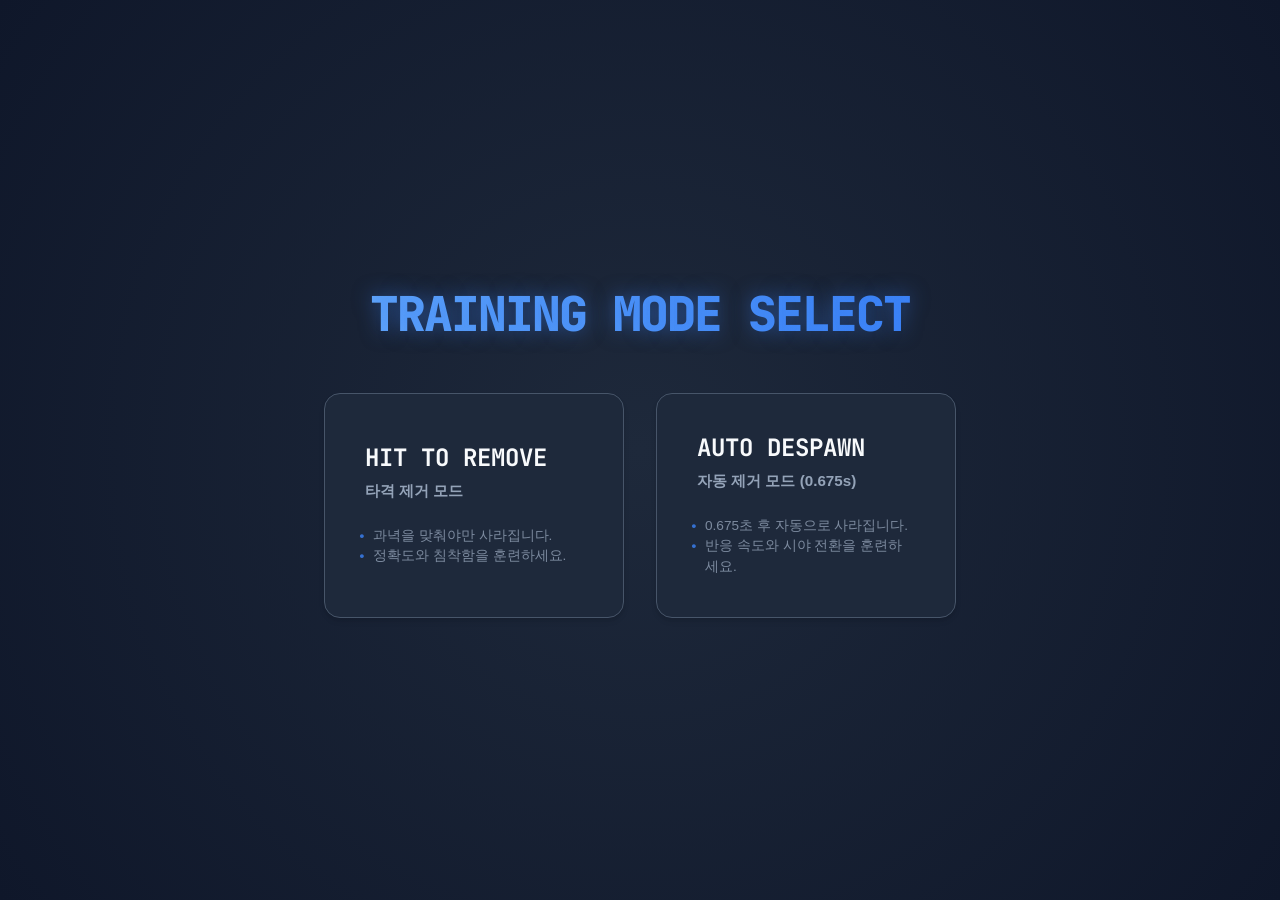
<file: Aimlabs/index.html>
<!DOCTYPE html>
<html lang="ko">
<head>
    <meta charset="UTF-8">
    <meta name="viewport" content="width=device-width, initial-scale=1.0">
    <title>Aim Pro Training</title>
    <link rel="preconnect" href="https://fonts.googleapis.com">
    <link rel="preconnect" href="https://fonts.gstatic.com" crossorigin>
    <link href="https://fonts.googleapis.com/css2?family=Inter:wght@400;600;800&family=JetBrains+Mono:wght@400;700&display=swap" rel="stylesheet">
    <link rel="stylesheet" href="style.css">
</head>
<body>
    <div id="app">
        <!-- Page 1: Main Mode Selection -->
        <section id="page-main-mode" class="page active">
            <h1 class="title">TRAINING MODE SELECT</h1>
            <div class="split-container">
                <button class="mode-card" data-mode="hit-to-remove" onclick="selectMainMode('hit-to-remove')">
                    <div class="content">
                        <h2>HIT TO REMOVE</h2>
                        <p>타격 제거 모드</p>
                        <div class="description">
                            <ul>
                                <li>과녁을 맞춰야만 사라집니다.</li>
                                <li>정확도와 침착함을 훈련하세요.</li>
                            </ul>
                        </div>
                    </div>
                    <div class="hover-bg"></div>
                </button>
                <button class="mode-card" data-mode="auto-despawn" onclick="selectMainMode('auto-despawn')">
                    <div class="content">
                        <h2>AUTO DESPAWN</h2>
                        <p>자동 제거 모드 (0.675s)</p>
                        <div class="description">
                            <ul>
                                <li>0.675초 후 자동으로 사라집니다.</li>
                                <li>반응 속도와 시야 전환을 훈련하세요.</li>
                            </ul>
                        </div>
                    </div>
                    <div class="hover-bg"></div>
                </button>
            </div>
        </section>

        <!-- Page 2: Sub Mode Selection -->
        <section id="page-sub-mode" class="page">
            <h1 class="title">TARGET BEHAVIOR</h1>
            <div class="tri-container">
                <button class="mode-card" onclick="selectSubMode('headshot')">
                    <div class="content">
                        <h2>HEADSHOT<br>ONLY</h2>
                        <p>헤드샷 전용</p>
                        <div class="desc-sm">머리 부위 정밀 타격 훈련</div>
                    </div>
                </button>
                <button class="mode-card" onclick="selectSubMode('random-weakpoint')">
                    <div class="content">
                        <h2>RANDOM<br>WEAKPOINT</h2>
                        <p>랜덤 취약 부위</p>
                        <div class="desc-sm">무작위 빨간 부위 식별 및 타격</div>
                    </div>
                </button>
                <button class="mode-card" onclick="selectSubMode('moving')">
                    <div class="content">
                        <h2>MOVING<br>SILHOUETTE</h2>
                        <p>움직이는 실루엣</p>
                        <div class="desc-sm">이동하는 타겟 트래킹 훈련</div>
                    </div>
                </button>
            </div>
            <button class="back-btn" onclick="goBack()">← BACK</button>
        </section>

        <!-- Page 3: Game -->
        <section id="page-game" class="page">
            <div id="game-ui">
                <div class="hud-top">
                    <div class="score-box">
                        <span class="label">SCORE</span>
                        <span id="score-display">0</span>
                    </div>
                    <div class="timer-box">
                        <span class="label">TIME</span>
                        <span id="time-display">01:30</span>
                    </div>
                </div>
            </div>
            <canvas id="game-canvas"></canvas>
            
            <div id="game-over-modal" class="modal hidden">
                <div class="modal-content">
                    <h2>SESSION COMPLETE</h2>
                    <div class="final-score">
                        <span>SCORE</span>
                        <h1 id="final-score-val">0</h1>
                    </div>
                    <div class="stats-grid">
                        <div class="stat">
                            <span class="label">Accuracy</span>
                            <span class="val" id="final-accuracy">0%</span>
                        </div>
                        <div class="stat">
                            <span class="label">Hits</span>
                            <span class="val" id="final-hits">0</span>
                        </div>
                        <div class="stat">
                            <span class="label">Misses</span>
                            <span class="val" id="final-misses">0</span>
                        </div>
                    </div>
                    <button class="primary-btn" onclick="restartGame()">RETRY SESSION</button>
                    <button class="secondary-btn" onclick="goHome()">MAIN MENU</button>
                </div>
            </div>
        </section>
    </div>
    <script src="script.js"></script>
</body>
</html>
</file>
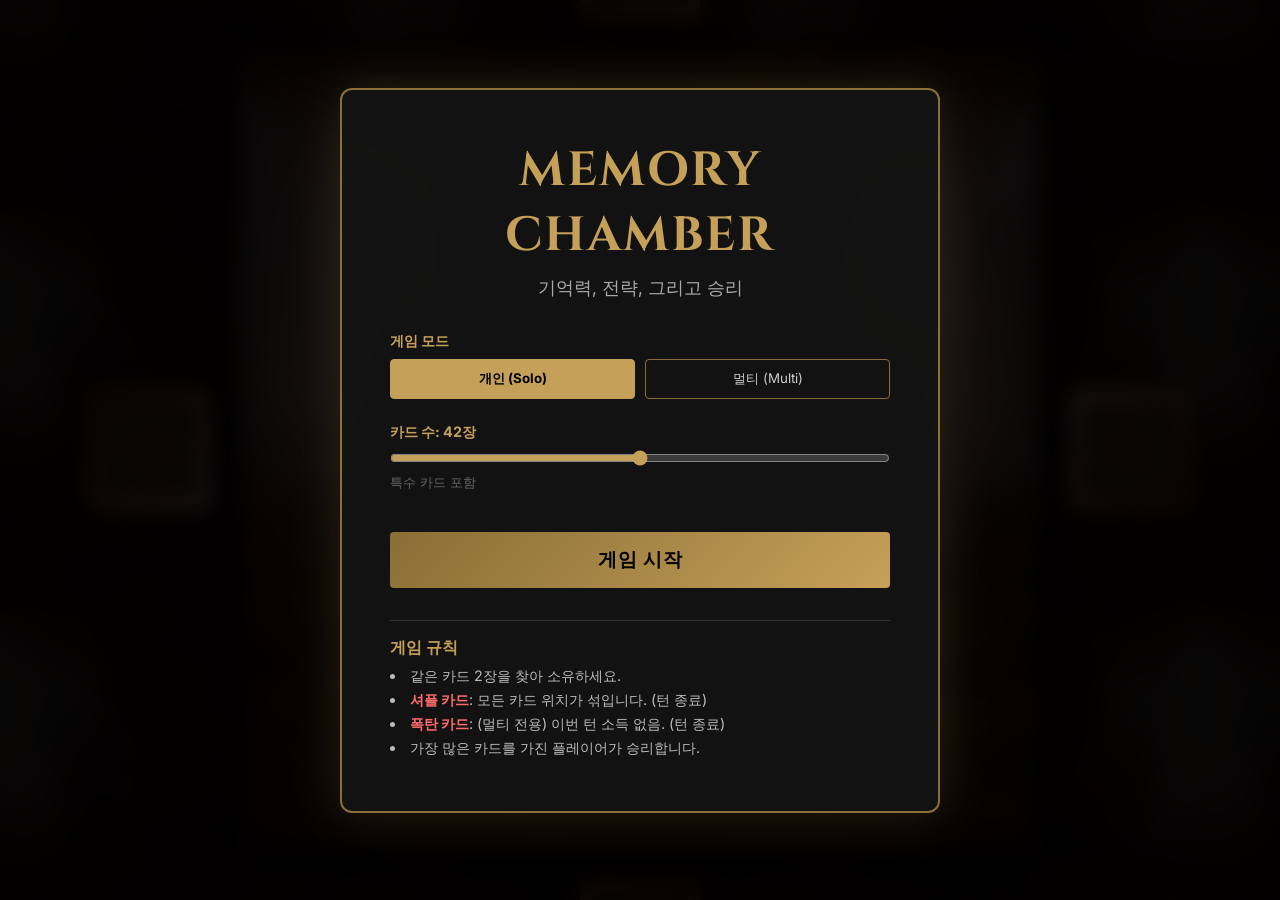
<file: Card Game/index.html>
<!DOCTYPE html>
<html lang="ko">

<head>
    <meta charset="UTF-8">
    <meta name="viewport" content="width=device-width, initial-scale=1.0">
    <title>Memory Chamber - The Royal Card Game</title>
    <meta name="description" content="A premium memory card game with high-stakes mechanics and multiplayer support.">
    <link rel="preconnect" href="https://fonts.googleapis.com">
    <link rel="preconnect" href="https://fonts.gstatic.com" crossorigin>
    <link href="https://fonts.googleapis.com/css2?family=Cinzel:wght@400;700&family=Inter:wght@300;400;500&display=swap"
        rel="stylesheet">
    <link rel="stylesheet" href="style.css">
    <!-- Favicon -->
    <link rel="icon"
        href="data:image/svg+xml,<svg xmlns=%22http://www.w3.org/2000/svg%22 viewBox=%220 0 100 100%22><text y=%22.9em%22 font-size=%2290%22>🃏</text></svg>">
</head>

<body>

    <!-- Loading Screen -->
    <div id="loading-screen">
        <div class="loader-content">
            <h1>Memory Chamber</h1>
            <p>테이블을 준비하는 중...</p>
            <div class="spinner"></div>
        </div>
    </div>

    <!-- Main Menu -->
    <div id="menu-overlay" class="overlay active">
        <div class="menu-container">
            <h1 class="game-title">Memory Chamber</h1>
            <p class="game-subtitle">기억력, 전략, 그리고 승리</p>

            <div class="menu-form">
                <div class="form-group">
                    <label>게임 모드</label>
                    <div class="mode-selector">
                        <button class="mode-btn active" data-mode="solo">개인 (Solo)</button>
                        <button class="mode-btn" data-mode="multi">멀티 (Multi)</button>
                    </div>
                </div>

                <div class="form-group hidden" id="player-count-group">
                    <label>플레이어 수</label>
                    <div class="player-selector">
                        <button class="player-btn active" data-count="2">2인</button>
                        <button class="player-btn" data-count="3">3인</button>
                        <button class="player-btn" data-count="4">4인</button>
                    </div>
                </div>

                <div class="form-group">
                    <label>카드 수: <span id="card-count-display">42</span>장</label>
                    <input type="range" id="card-count-slider" min="22" max="62" step="4" value="42">
                    <p class="small-text">특수 카드 포함</p>
                </div>

                <button id="start-btn" class="primary-btn">게임 시작</button>
            </div>

            <div class="how-to-play">
                <h3>게임 규칙</h3>
                <ul>
                    <li>같은 카드 2장을 찾아 소유하세요.</li>
                    <li><span class="highlight">셔플 카드</span>: 모든 카드 위치가 섞입니다. (턴 종료)</li>
                    <li><span class="highlight">폭탄 카드</span>: (멀티 전용) 이번 턴 소득 없음. (턴 종료)</li>
                    <li>가장 많은 카드를 가진 플레이어가 승리합니다.</li>
                </ul>
            </div>
        </div>
    </div>

    <!-- Game Environment (3D) -->
    <div id="game-wrapper">
        <div id="room">
            <!-- Floor -->
            <div id="floor"></div>

            <!-- Chairs -->
            <div class="chair chair-bottom"></div>
            <div class="chair chair-top"></div>
            <div class="chair chair-left"></div>
            <div class="chair chair-right"></div>

            <!-- Table -->
            <div id="table">
                <div class="table-surface"></div>
                <div id="card-grid">
                    <!-- Cards will be injected here JS -->
                </div>
            </div>
        </div>
    </div>

    <!-- HUD Layer -->
    <div id="ui-layer" class="hidden">
        <div class="turn-indicator">
            <h2 id="current-turn-label">Player 1의 턴</h2>
        </div>

        <div class="score-board" id="score-board">
            <!-- Scores injected by JS -->
            <!-- e.g. <div class="player-score p1 active">P1: 5</div> -->
        </div>

        <button id="menu-btn" class="icon-btn" title="메뉴로 돌아가기">🏠</button>
    </div>

    <!-- Interaction Blockers / VFX -->
    <div id="shuffle-overlay" class="vfx-overlay hidden">
        <div class="vfx-text">SHUFFLE</div>
    </div>
    <div id="bomb-overlay" class="vfx-overlay hidden">
        <div class="vfx-text">BOMB!</div>
    </div>

    <!-- Game Over Screen -->
    <div id="game-over-screen" class="overlay hidden">
        <div class="result-container">
            <h1 class="result-title">게임 종료</h1>
            <div id="winner-display" class="winner-display">
                <!-- Winner Info -->
            </div>
            <div id="final-scores" class="final-scores">
                <!-- Scores -->
            </div>
            <button id="restart-btn" class="primary-btn">메인 메뉴로</button>
        </div>
    </div>

    <script src="script.js"></script>
</body>

</html>
</file>
<file: Aimlabs/style.css>
/* Global Review & Reset */
:root {
    --bg-color: #0f172a;
    --accent-color: #3b82f6;
    --text-primary: #f8fafc;
    --text-secondary: #94a3b8;
    --card-bg: #1e293b;
    --card-hover: #334155;
    --border-color: #475569;
}

* {
    margin: 0;
    padding: 0;
    box-sizing: border-box;
}

html,
body {
    width: 100%;
    height: 100%;
    overflow: hidden;
    background-color: var(--bg-color);
    color: var(--text-primary);
    font-family: 'Inter', sans-serif;
    user-select: none;
    /* Prevent text selection during gameplay */
}

/* App Container */
#app {
    width: 100%;
    height: 100%;
    position: relative;
}

/* Page Transitions */
.page {
    display: none;
    width: 100%;
    height: 100%;
    position: absolute;
    top: 0;
    left: 0;
    flex-direction: column;
    align-items: center;
    justify-content: center;
    background: radial-gradient(circle at center, #1e293b 0%, #0f172a 100%);
    opacity: 0;
    transition: opacity 0.3s ease;
}

.page.active {
    display: flex;
    opacity: 1;
    z-index: 10;
}

/* Typography */
.title {
    font-family: 'JetBrains Mono', monospace;
    font-size: 3rem;
    font-weight: 800;
    letter-spacing: -2px;
    margin-bottom: 3rem;
    background: linear-gradient(to right, #60a5fa, #3b82f6);
    -webkit-background-clip: text;
    background-clip: text;
    color: transparent;
    text-shadow: 0 0 20px rgba(59, 130, 246, 0.5);
}

/* Cards & Grid */
.split-container,
.tri-container {
    display: flex;
    gap: 2rem;
    padding: 0 2rem;
}

.mode-card {
    position: relative;
    background: var(--card-bg);
    border: 1px solid var(--border-color);
    border-radius: 1rem;
    padding: 2.5rem;
    width: 300px;
    text-align: left;
    cursor: pointer;
    transition: all 0.2s cubic-bezier(0.4, 0, 0.2, 1);
    overflow: hidden;
    box-shadow: 0 4px 6px -1px rgba(0, 0, 0, 0.1), 0 2px 4px -1px rgba(0, 0, 0, 0.06);
}

.mode-card:hover {
    transform: translateY(-5px);
    border-color: var(--accent-color);
    box-shadow: 0 20px 25px -5px rgba(0, 0, 0, 0.1), 0 10px 10px -5px rgba(0, 0, 0, 0.04);
}

.mode-card h2 {
    font-family: 'JetBrains Mono', monospace;
    font-size: 1.5rem;
    font-weight: 700;
    color: var(--text-primary);
    margin-bottom: 0.5rem;
    line-height: 1.2;
}

.mode-card p {
    color: var(--text-secondary);
    font-size: 0.95rem;
    margin-bottom: 1.5rem;
    font-weight: 600;
}

.mode-card .description,
.mode-card .desc-sm {
    font-size: 0.85rem;
    color: var(--text-secondary);
    opacity: 0.8;
    line-height: 1.5;
}

.mode-card ul {
    list-style-type: none;
    padding-left: 0.5rem;
}

.mode-card li::before {
    content: "•";
    color: var(--accent-color);
    font-weight: bold;
    display: inline-block;
    width: 1em;
    margin-left: -1em;
}

/* Hover Effect Background */
.hover-bg {
    position: absolute;
    top: 0;
    left: 0;
    width: 100%;
    height: 100%;
    background: radial-gradient(circle at center, rgba(59, 130, 246, 0.1) 0%, transparent 70%);
    opacity: 0;
    transition: opacity 0.3s ease;
    pointer-events: none;
}

.mode-card:hover .hover-bg {
    opacity: 1;
}

/* Back Button */
.back-btn {
    margin-top: 3rem;
    background: transparent;
    border: none;
    color: var(--text-secondary);
    font-family: 'JetBrains Mono', monospace;
    font-size: 1rem;
    cursor: pointer;
    transition: color 0.2s;
}

.back-btn:hover {
    color: var(--text-primary);
}

/* Game Page & Canvas */
#page-game {
    cursor: crosshair;
    /* Important for gameplay feel */
    background: #ffffff;
}

/* User Request: White background for Game Page -> Need dark text for HUD */
#page-game #score-display,
#page-game #time-display {
    color: #0f172a;
    /* Dark text */
    text-shadow: none;
}

#page-game .hud-top .label {
    color: #475569;
    /* Darker label */
}

canvas {
    display: block;
    width: 100%;
    height: 100%;
}

/* HUD */
#game-ui {
    position: absolute;
    top: 0;
    left: 0;
    width: 100%;
    height: 100%;
    pointer-events: none;
    /* Let clicks pass through to canvas */
    z-index: 20;
}

.hud-top {
    display: flex;
    justify-content: space-between;
    padding: 2rem 3rem;
}

.score-box,
.timer-box {
    display: flex;
    flex-direction: column;
    align-items: center;
}

.score-box .label,
.timer-box .label {
    font-family: 'JetBrains Mono', monospace;
    font-size: 0.8rem;
    color: var(--text-secondary);
    letter-spacing: 1px;
}

#score-display,
#time-display {
    font-family: 'JetBrains Mono', monospace;
    font-size: 2.5rem;
    font-weight: 700;
    color: var(--text-primary);
    text-shadow: 0 2px 4px rgba(0, 0, 0, 0.5);
}

/* Modal */
.modal {
    position: absolute;
    top: 0;
    left: 0;
    width: 100%;
    height: 100%;
    background: rgba(15, 23, 42, 0.9);
    backdrop-filter: blur(8px);
    display: flex;
    align-items: center;
    justify-content: center;
    z-index: 50;
    opacity: 1;
    transition: opacity 0.3s ease;
}

.modal.hidden {
    opacity: 0;
    pointer-events: none;
}

.modal-content {
    background: var(--card-bg);
    padding: 3rem;
    border-radius: 1.5rem;
    border: 1px solid var(--border-color);
    text-align: center;
    box-shadow: 0 25px 50px -12px rgba(0, 0, 0, 0.5);
    min-width: 400px;
}

.modal-content h2 {
    font-family: 'JetBrains Mono', monospace;
    color: var(--text-secondary);
    font-size: 1rem;
    letter-spacing: 2px;
    margin-bottom: 2rem;
}

.final-score {
    margin-bottom: 3rem;
}

.final-score span {
    display: block;
    font-size: 0.9rem;
    color: var(--accent-color);
    margin-bottom: 0.5rem;
    font-weight: 600;
}

.final-score h1 {
    font-family: 'JetBrains Mono', monospace;
    font-size: 5rem;
    line-height: 1;
    font-weight: 800;
}

.stats-grid {
    display: grid;
    grid-template-columns: 1fr 1fr 1fr;
    gap: 1.5rem;
    margin-bottom: 3rem;
    padding-top: 2rem;
    border-top: 1px solid var(--border-color);
}

.stat {
    display: flex;
    flex-direction: column;
    gap: 0.5rem;
}

.stat .label {
    font-size: 0.8rem;
    color: var(--text-secondary);
}

.stat .val {
    font-family: 'JetBrains Mono', monospace;
    font-size: 1.5rem;
    font-weight: 700;
}

/* Buttons */
button {
    cursor: pointer;
}

.primary-btn,
.secondary-btn {
    display: block;
    width: 100%;
    padding: 1rem;
    border-radius: 0.5rem;
    font-family: 'Inter', sans-serif;
    font-weight: 600;
    transition: all 0.2s;
    margin-bottom: 1rem;
}

.primary-btn {
    background: var(--accent-color);
    color: white;
    border: none;
}

.primary-btn:hover {
    background: #2563eb;
    transform: translateY(-2px);
    box-shadow: 0 4px 12px rgba(59, 130, 246, 0.3);
}

.secondary-btn {
    background: transparent;
    color: var(--text-secondary);
    border: 1px solid var(--border-color);
}

.secondary-btn:hover {
    border-color: var(--text-primary);
    color: var(--text-primary);
}
</file>
<file: Card Game/style.css>
/* Global Reset & Fonts */
:root {
    --bg-color: #1a1a1a;
    --primary-gold: #c5a059;
    --primary-gold-dim: #8a6e36;
    --text-color: #f0f0f0;
    --card-width: 80px;
    --card-height: 112px;
    --table-size: 800px;
    /* Square table */
    --wood-texture: url('assets/wood.png');
    --card-back: url('assets/card_back.png');
    --perspective: 1200px;
}

* {
    margin: 0;
    padding: 0;
    box-sizing: border-box;
    /* Custom cursor attempt - fallbacks to standard pointer */
    cursor: url('data:image/svg+xml;utf8,<svg xmlns="http://www.w3.org/2000/svg" width="32" height="32" viewBox="0 0 24 24" style="fill:white;stroke:black;stroke-width:1px;"><path d="M9,2 L9,7 L7,7 L7,13 L3,13 L3,18 L19,18 L19,13 L15,13 L15,7 L13,7 L13,2 L9,2 Z" transform="rotate(-45 12 12)"/></svg>') 10 10, pointer;
}

/* Better SVG for hand cursor that looks like a pointing finger */
body {
    background-color: #050505;
    font-family: 'Inter', sans-serif;
    color: var(--text-color);
    overflow: hidden;
    height: 100vh;
    width: 100vw;
    /* Force cursor on body */
    cursor: pointer;
}

h1,
h2,
h3 {
    font-family: 'Cinzel', serif;
    font-weight: 700;
    color: var(--primary-gold);
}

/* UI Overlay & Menu */
.overlay {
    position: absolute;
    top: 0;
    left: 0;
    width: 100%;
    height: 100%;
    background: rgba(0, 0, 0, 0.85);
    backdrop-filter: blur(10px);
    display: flex;
    justify-content: center;
    align-items: center;
    z-index: 1000;
    opacity: 0;
    pointer-events: none;
    transition: opacity 0.5s ease;
}

.overlay.active {
    opacity: 1;
    pointer-events: all;
}

.menu-container,
.result-container {
    background: rgba(20, 20, 20, 0.9);
    border: 2px solid var(--primary-gold-dim);
    padding: 3rem;
    border-radius: 12px;
    text-align: center;
    box-shadow: 0 0 50px rgba(197, 160, 89, 0.2);
    max-width: 600px;
    width: 90%;
}

.game-title {
    font-size: 3rem;
    margin-bottom: 0.5rem;
    text-transform: uppercase;
    letter-spacing: 2px;
}

.game-subtitle {
    color: #aaa;
    margin-bottom: 2rem;
    font-size: 1.1rem;
}

.form-group {
    margin-bottom: 1.5rem;
    text-align: left;
}

.form-group label {
    display: block;
    margin-bottom: 0.5rem;
    color: var(--primary-gold);
    font-size: 0.9rem;
    font-weight: bold;
}

.mode-selector,
.player-selector {
    display: flex;
    gap: 10px;
}

button {
    background: transparent;
    border: 1px solid var(--primary-gold-dim);
    color: #ccc;
    padding: 10px 20px;
    border-radius: 4px;
    font-family: 'Inter', sans-serif;
    transition: all 0.3s ease;
    flex: 1;
}

button:hover {
    border-color: var(--primary-gold);
    color: white;
    box-shadow: 0 0 10px rgba(197, 160, 89, 0.2);
}

button.active {
    background: var(--primary-gold);
    color: black;
    border-color: var(--primary-gold);
    font-weight: bold;
}

input[type=range] {
    width: 100%;
    accent-color: var(--primary-gold);
    background: transparent;
}

.primary-btn {
    width: 100%;
    padding: 15px;
    background: linear-gradient(135deg, var(--primary-gold-dim), var(--primary-gold));
    color: black;
    font-weight: bold;
    font-size: 1.2rem;
    border: none;
    margin-top: 1rem;
    text-transform: uppercase;
    letter-spacing: 1px;
}

.primary-btn:hover {
    transform: translateY(-2px);
    box-shadow: 0 5px 20px rgba(197, 160, 89, 0.4);
}

.hidden {
    display: none !important;
}

.small-text {
    font-size: 0.8rem;
    color: #666;
    margin-top: 5px;
}

.how-to-play {
    margin-top: 2rem;
    border-top: 1px solid #333;
    padding-top: 1rem;
    text-align: left;
}

.how-to-play h3 {
    font-size: 1rem;
    margin-bottom: 0.5rem;
}

.how-to-play li {
    font-size: 0.9rem;
    color: #bbb;
    margin-bottom: 5px;
    list-style-position: inside;
}

.highlight {
    color: #ff6b6b;
    font-weight: bold;
}

/* Game Environment (3D) */
#game-wrapper {
    width: 100vw;
    height: 100vh;
    overflow: hidden;
    perspective: var(--perspective);
    background: #050505;
    display: flex;
    justify-content: center;
    align-items: center;
}

#room {
    width: var(--table-size);
    height: var(--table-size);
    position: relative;
    transform-style: preserve-3d;
    transition: transform 1.5s cubic-bezier(0.4, 0, 0.2, 1);
}

/* Floor */
#floor {
    position: absolute;
    top: -50%;
    left: -50%;
    width: 200%;
    height: 200%;
    background-image: var(--wood-texture);
    background-size: 500px;
    transform: translateZ(-300px);
    /* Lower than table */
    filter: brightness(0.3);
    pointer-events: none;
}

/* Table */
#table {
    position: absolute;
    width: 100%;
    height: 100%;
    transform-style: preserve-3d;
}

.table-surface {
    position: absolute;
    width: 100%;
    height: 100%;
    background-image: var(--wood-texture);
    background-size: 800px;
    /* Different scale */
    border-radius: 20px;
    box-shadow:
        inset 0 0 100px rgba(0, 0, 0, 0.8),
        0 20px 50px rgba(0, 0, 0, 0.8);
    /* Reflective Shine overlay */
}

.table-surface::after {
    content: '';
    position: absolute;
    top: 0;
    left: 0;
    right: 0;
    bottom: 0;
    background: radial-gradient(circle at center, rgba(255, 255, 255, 0.05) 0%, rgba(0, 0, 0, 0.4) 80%);
    border-radius: 20px;
    pointer-events: none;
}

/* Card Grid */
#card-grid {
    position: absolute;
    top: 10%;
    left: 10%;
    width: 80%;
    height: 80%;
    display: grid;
    grid-template-columns: repeat(auto-fit, minmax(var(--card-width), 1fr));
    gap: 10px;
    justify-items: center;
    align-items: center;
    transform-style: preserve-3d;
    transform: translateZ(5px);
    /* Slightly above table */
}

/* Card Style */
.card {
    width: var(--card-width);
    height: var(--card-height);
    position: relative;
    transform-style: preserve-3d;
    transform: rotateY(180deg);
    /* Start face down (back visible) -> Logic: Face Down = 180? No, usually Back is 180.
    Let's say: 
    Front (Content): 0deg
    Back (Cover): 180deg
    Start state: Show Back. So rotateY(180deg).
    To reveal: rotateY(0deg).
    
    Wait, standard is:
    .face { backface-visibility: hidden; }
    .front { transform: rotateY(0deg); }
    .back { transform: rotateY(180deg); }
    
    If I want to show Back initally:
    Container transform: rotateY(180deg).
    Reveal: rotateY(0deg).
    */
    transition: transform 0.6s cubic-bezier(0.175, 0.885, 0.32, 1.275);
    cursor: pointer;
    border-radius: 6px;
    box-shadow: 0 2px 10px rgba(0, 0, 0, 0.3);
}

.card:hover {
    transform: rotateZ(calc(var(--table-rotation, 0deg) * -1)) rotateY(180deg) translateY(-10px);
    /* Hover effect when face down */
    box-shadow: 0 15px 30px rgba(0, 0, 0, 0.4);
}

.card.flipped:hover {
    transform: rotateZ(calc(var(--table-rotation, 0deg) * -1)) rotateY(0deg) translateY(0);
    /* No hover move if flipped */
}

.card.flipped {
    transform: rotateY(0deg);
}

.card.matched {
    transform: rotateZ(calc(var(--table-rotation, 0deg) * -1)) rotateY(0deg) scale(0.9);
    opacity: 0.5;
    pointer-events: none;
    box-shadow: 0 0 15px var(--primary-gold);
}

.card-face {
    position: absolute;
    width: 100%;
    height: 100%;
    backface-visibility: hidden;
    border-radius: 6px;
    display: flex;
    justify-content: center;
    align-items: center;
    font-size: 2rem;
    background: white;
    border: 2px solid #ddd;
}

.card-front {
    transform: rotateY(0deg);
    /* Content */
    background: #fffafa;
    color: #333;
}

.card-back {
    transform: rotateY(180deg);
    /* Cover */
    background-image: var(--card-back);
    background-size: cover;
    background-position: center;
    border: 1px solid #111;
}

/* UI Layer */
#ui-layer {
    position: absolute;
    top: 0;
    left: 0;
    width: 100%;
    height: 100%;
    pointer-events: none;
    display: flex;
    flex-direction: column;
    justify-content: space-between;
    padding: 20px;
}

.turn-indicator {
    text-align: center;
    padding-top: 20px;
}

#current-turn-label {
    background: rgba(0, 0, 0, 0.6);
    padding: 10px 30px;
    border-radius: 50px;
    border: 1px solid var(--primary-gold);
    color: var(--primary-gold);
    display: inline-block;
    backdrop-filter: blur(5px);
}

.score-board {
    position: absolute;
    bottom: 20px;
    left: 50%;
    transform: translateX(-50%);
    display: flex;
    gap: 20px;
}

.player-score {
    background: rgba(0, 0, 0, 0.6);
    padding: 10px 20px;
    border-radius: 8px;
    color: #aaa;
    border: 1px solid transparent;
    min-width: 100px;
    text-align: center;
    transition: all 0.3s;
}

.player-score.active {
    color: var(--primary-gold);
    border-color: var(--primary-gold);
    transform: scale(1.1);
    background: rgba(0, 0, 0, 0.9);
    box-shadow: 0 0 15px rgba(197, 160, 89, 0.3);
}

#menu-btn {
    position: absolute;
    top: 20px;
    right: 20px;
    pointer-events: auto;
    font-size: 1.5rem;
    padding: 10px;
    background: rgba(0, 0, 0, 0.5);
    border: none;
    cursor: pointer;
    border-radius: 50%;
}

/* VFX Overlays */
.vfx-overlay {
    position: absolute;
    top: 0;
    left: 0;
    width: 100%;
    height: 100%;
    background: rgba(0, 0, 0, 0.7);
    z-index: 500;
    display: flex;
    justify-content: center;
    align-items: center;
    animation: fadeInOut 2s ease forwards;
    pointer-events: none;
}

.vfx-text {
    font-family: 'Cinzel', serif;
    font-size: 5rem;
    color: #ff4757;
    text-shadow: 0 0 20px rgba(255, 71, 87, 0.8);
    transform: scale(0);
    animation: popText 0.5s cubic-bezier(0.175, 0.885, 0.32, 1.275) forwards;
}

#shuffle-overlay .vfx-text {
    color: #5352ed;
    text-shadow: 0 0 20px rgba(83, 82, 237, 0.8);
}

@keyframes fadeInOut {
    0% {
        opacity: 0;
    }

    10% {
        opacity: 1;
    }

    80% {
        opacity: 1;
    }

    100% {
        opacity: 0;
        visibility: hidden;
    }

    /* Ensure it hides */
}

@keyframes popText {
    0% {
        transform: scale(0);
    }

    80% {
        transform: scale(1.2);
    }

    100% {
        transform: scale(1);
    }
}

/* Loading */
#loading-screen {
    position: fixed;
    top: 0;
    left: 0;
    width: 100%;
    height: 100%;
    background: #000;
    z-index: 2000;
    color: var(--primary-gold);
    display: flex;
    justify-content: center;
    align-items: center;
}

.loader-content {
    text-align: center;
}

.spinner {
    margin: 20px auto;
    width: 40px;
    height: 40px;
    border: 3px solid rgba(197, 160, 89, 0.3);
    border-radius: 50%;
    border-top-color: var(--primary-gold);
    animation: spin 1s ease-in-out infinite;
}

@keyframes spin {
    to {
        transform: rotate(360deg);
    }
}

/* Chairs */
.chair {
    position: absolute;
    width: 120px;
    height: 120px;
    background-image: var(--wood-texture);
    border-radius: 10px;
    box-shadow: 0 10px 30px rgba(0, 0, 0, 0.6);
    transform-style: preserve-3d;
}

.chair::after {
    content: '';
    position: absolute;
    top: 10%;
    left: 10%;
    width: 80%;
    height: 80%;
    background: #3e2723;
    /* Cushion */
    border-radius: 5px;
    box-shadow: inset 0 0 20px rgba(0, 0, 0, 0.8);
}

/* Positioning Chairs relative to 800x800 Room */
/* Room is centered. 0,0 is top-left of room? No, Room is relative. */
/* Let's center them. */
.chair-bottom {
    bottom: -150px;
    left: 50%;
    transform: translateX(-50%);
}

.chair-top {
    top: -150px;
    left: 50%;
    transform: translateX(-50%) rotateZ(180deg);
}

.chair-left {
    left: -150px;
    top: 50%;
    transform: translateY(-50%) rotateZ(-90deg);
}

.chair-right {
    right: -150px;
    top: 50%;
    transform: translateY(-50%) rotateZ(90deg);
}

/* --- Perspective Fix Overrides - REVERTED for Fixed Camera --- */
.card {
    transform: rotateY(180deg);
}

.card:hover {
    transform: rotateY(180deg) translateY(-10px);
}

.card.flipped {
    transform: rotateY(0deg);
}

.card.flipped:hover {
    transform: rotateY(0deg);
}

.card.matched {
    transform: rotateY(0deg) scale(0.9);
}


/* Special Card Removal */
.card.removed {
    opacity: 0;
    pointer-events: none;
    transform: scale(0);
}


/* v3 Update: Fixed Camera & Active Player */
.player-score.active {
    font-size: 1.2rem;
    color: #ffd700;
    /* Gold */
    background: rgba(197, 160, 89, 0.2);
    box-shadow: 0 0 20px rgba(255, 215, 0, 0.5);
    /* Strong Glow */
    border: 2px solid #ffd700;
    transform: scale(1.15) translateY(-5px);
    z-index: 10;
}

@keyframes spinClockwise {
    0% {
        transform: translate(var(--gather-x, 0px), var(--gather-y, 0px)) rotateY(180deg) rotateZ(0deg) scale(1);
    }

    50% {
        transform: translate(var(--gather-x, 0px), var(--gather-y, 0px)) rotateY(180deg) rotateZ(180deg) scale(1.1);
    }

    100% {
        transform: translate(var(--gather-x, 0px), var(--gather-y, 0px)) rotateY(180deg) rotateZ(360deg) scale(1);
    }
}

@keyframes spinCounterClockwise {
    0% {
        transform: translate(var(--gather-x, 0px), var(--gather-y, 0px)) rotateY(180deg) rotateZ(0deg) scale(1);
    }

    50% {
        transform: translate(var(--gather-x, 0px), var(--gather-y, 0px)) rotateY(180deg) rotateZ(-180deg) scale(1.1);
    }

    100% {
        transform: translate(var(--gather-x, 0px), var(--gather-y, 0px)) rotateY(180deg) rotateZ(-360deg) scale(1);
    }
}

.card.shuffling {
    z-index: 1000 !important;
    pointer-events: none;
    transition: transform 0.6s cubic-bezier(0.4, 0, 0.2, 1);
}

/* Ensure cards are backface hidden appropriately */
.card-face {
    backface-visibility: hidden;
}
</file>
